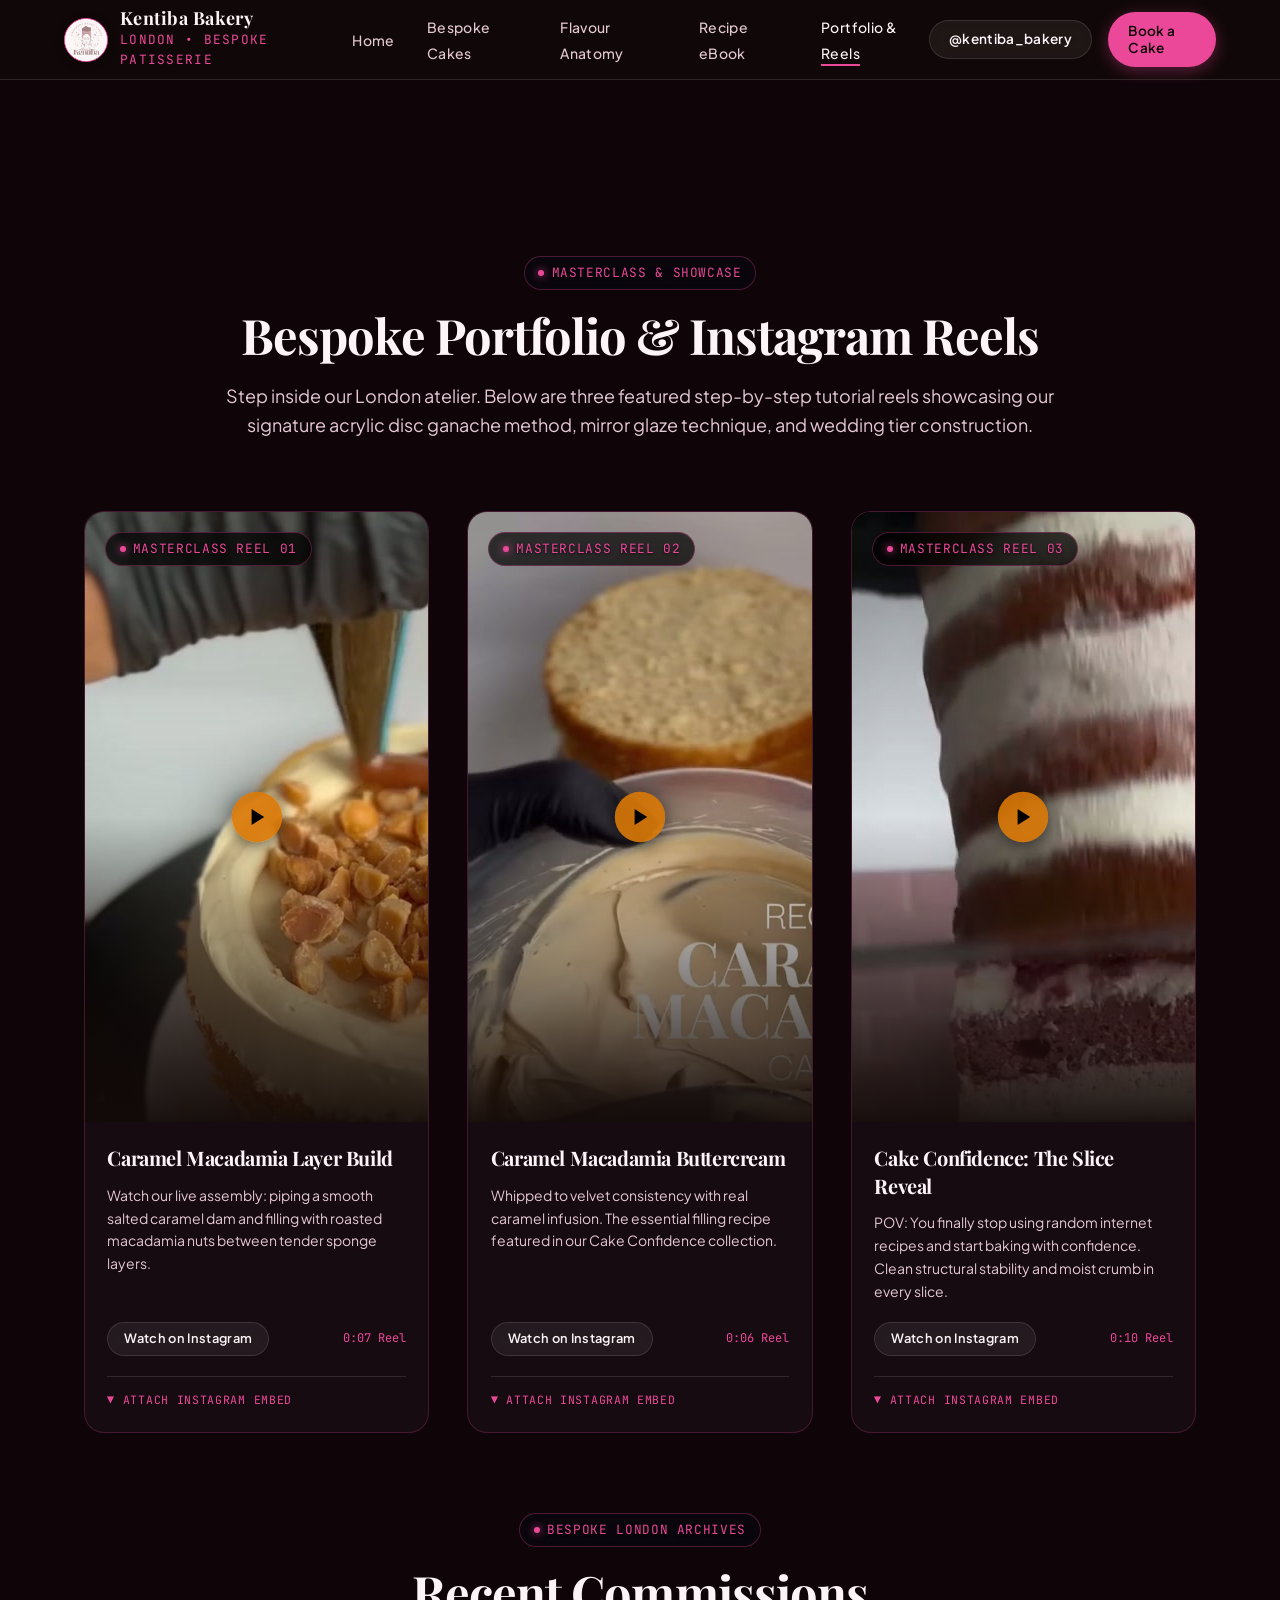
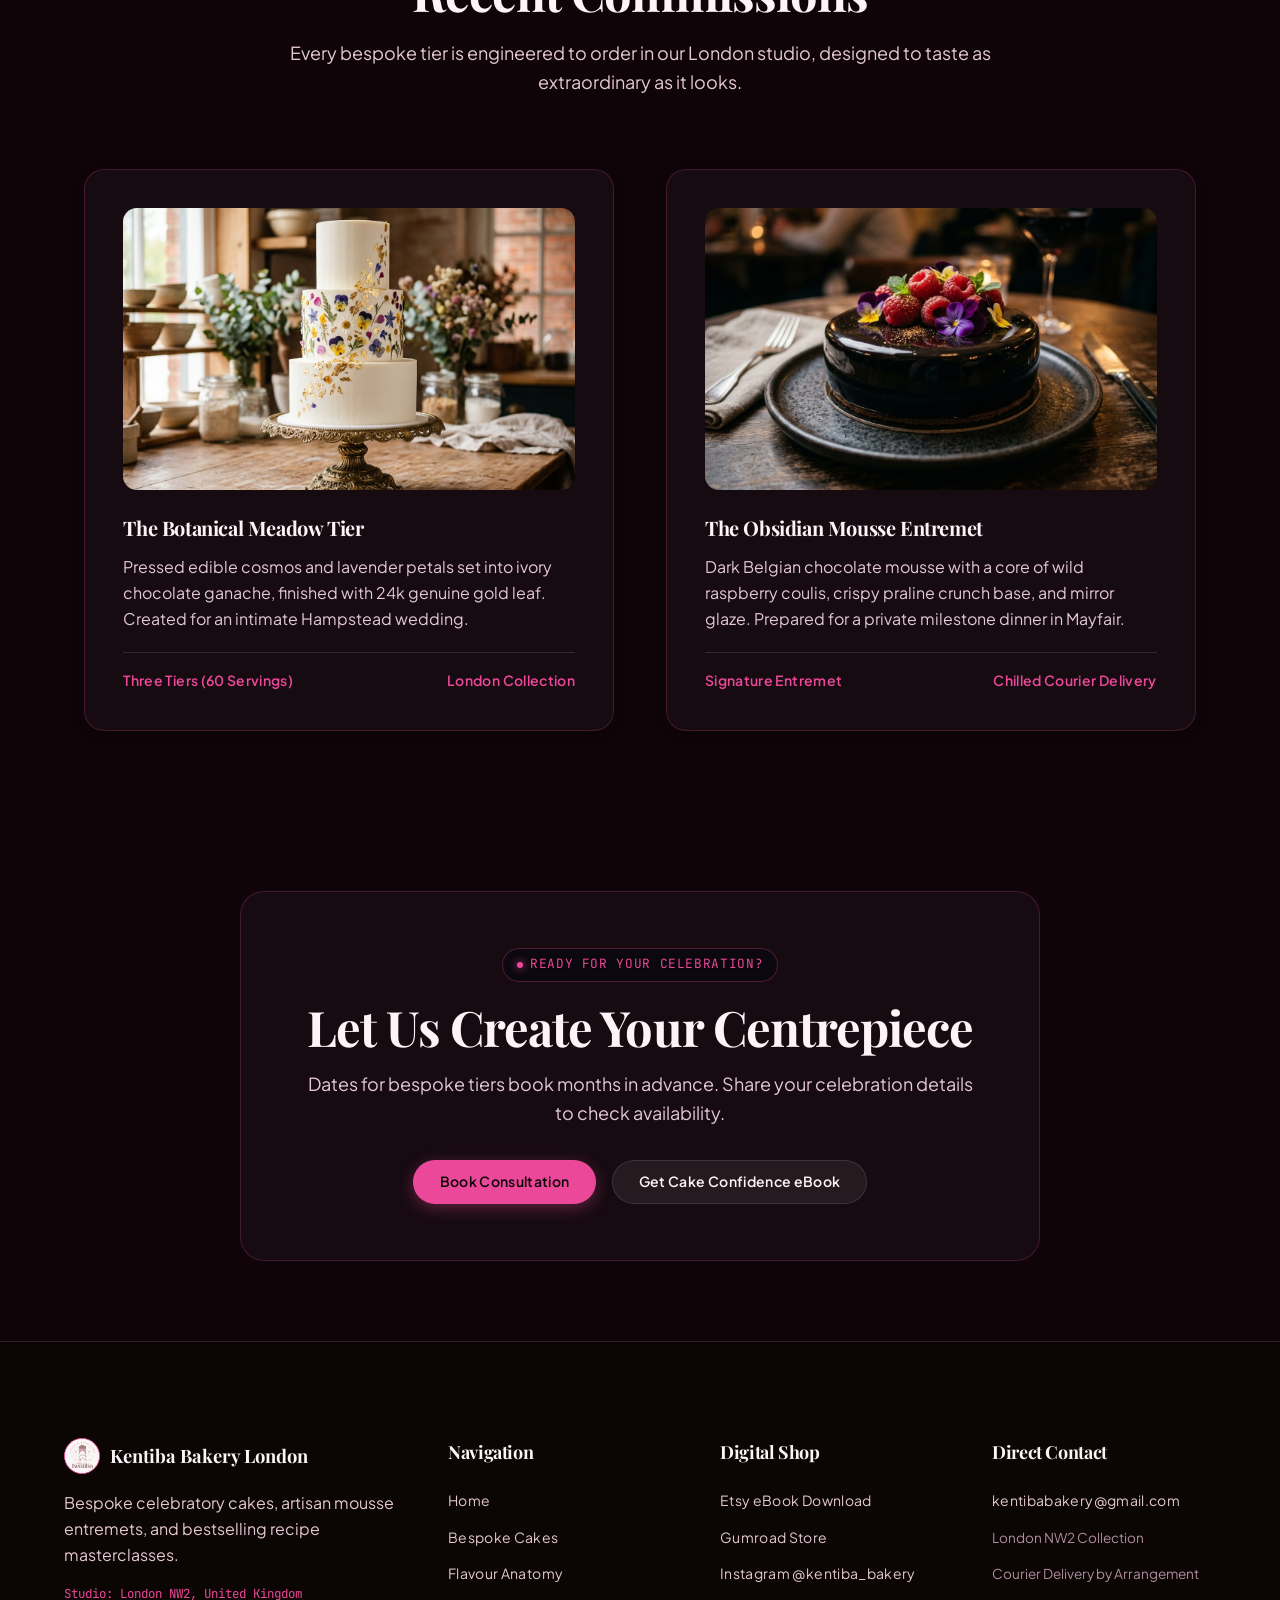
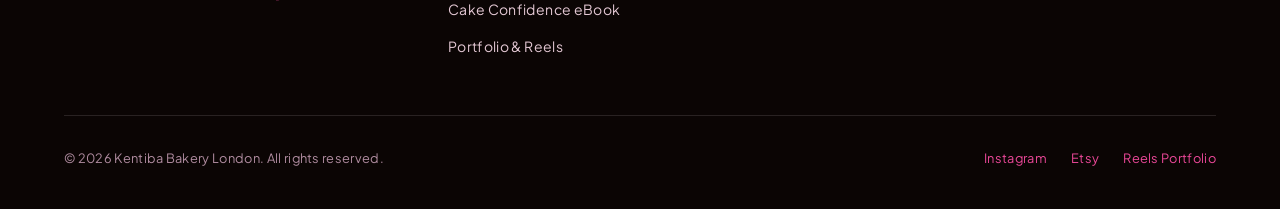
<file: portfolio.html>
<!DOCTYPE html>
<html lang="en">
<head>
  <meta charset="UTF-8">
  <meta name="viewport" content="width=device-width, initial-scale=1.0">
  <title>Bespoke Portfolio & Instagram Reels | Kentiba Bakery London</title>
  <meta name="description" content="Watch step-by-step masterclass reels, cake decorating techniques, and explore couture celebration cakes handcrafted by Kentiba Bakery London.">
  <meta name="theme-color" content="#120A08">

  <!-- Open Graph -->
  <meta property="og:title" content="Bespoke Portfolio & Reels | Kentiba Bakery London">
  <meta property="og:description" content="Explore custom wedding tiers, French mousse entremets, and three featured masterclass reels.">
  <!-- DEPLOY STEP: update og:image and og:url with live production URL -->
  <meta property="og:image" content="assets/hero-poster.jpg">
  <meta property="og:url" content="https://kentibabakery.com/portfolio.html">
  <meta property="og:type" content="website">

  <!-- Google Fonts -->
  <link rel="preconnect" href="https://fonts.googleapis.com">
  <link rel="preconnect" href="https://fonts.gstatic.com" crossorigin>
  <link href="https://fonts.googleapis.com/css2?family=JetBrains+Mono:wght@400;500&family=Playfair+Display:ital,wght@0,500;0,600;0,700;1,600&family=Plus+Jakarta+Sans:wght@400;500;600;700&display=swap" rel="stylesheet">

  <!-- Favicon -->
  <link rel="icon" type="image/png" sizes="64x64" href="assets/favicon.png">
  <link rel="icon" type="image/x-icon" href="assets/favicon.ico">
  <link rel="apple-touch-icon" href="assets/logo.png">

  <!-- Stylesheet -->
  <link rel="stylesheet" href="css/style.css">
</head>
<body>

  <!-- A11y Skip Link -->
  <a href="#portfolio-main" class="skip-link">Skip to portfolio content</a>

  <!-- Ambient Environment Glow -->
  <div class="ambient-layer" aria-hidden="true"></div>

  <!-- Global Header Navigation -->
  <header class="site-nav">
    <a href="index.html" class="nav-brand" aria-label="Kentiba Bakery London Homepage">
      <img src="assets/logo.png" alt="Kentiba Bakery Logo" class="brand-logo-img" width="44" height="44">
      <div class="brand-text">
        <span class="brand-name">Kentiba Bakery</span>
        <span class="brand-location">London • Bespoke Patisserie</span>
      </div>
    </a>

    <nav aria-label="Primary Navigation">
      <ul class="nav-links">
        <li><a href="index.html">Home</a></li>
        <li><a href="index.html#bespoke-cakes">Bespoke Cakes</a></li>
        <li><a href="index.html#flavour-explorer">Flavour Anatomy</a></li>
        <li><a href="index.html#recipe-ebook">Recipe eBook</a></li>
        <li><a href="portfolio.html" class="active">Portfolio & Reels</a></li>
      </ul>
    </nav>

    <div class="nav-actions">
      <a href="https://www.instagram.com/kentiba_bakery/" target="_blank" rel="noopener noreferrer" class="btn btn-secondary" style="padding: 0.65rem 1.2rem; font-size: 0.85rem;">@kentiba_bakery</a>
      <a href="index.html#order-consultation" class="btn btn-primary" style="padding: 0.65rem 1.2rem; font-size: 0.85rem;">Book a Cake</a>
    </div>
  </header>

  <!-- PORTFOLIO HERO INTRO -->
  <main id="portfolio-main" tabindex="-1" style="padding-top: calc(var(--header-height) + 3rem);">
    
    <section class="content-section" style="padding-bottom: 2rem;">
      <div class="section-header" style="max-width: 840px;">
        <div class="chip"><span class="chip-dot"></span> Masterclass & Showcase</div>
        <h1 class="section-title">Bespoke Portfolio & Instagram Reels</h1>
        <p class="section-lede">Step inside our London atelier. Below are three featured step-by-step tutorial reels showcasing our signature acrylic disc ganache method, mirror glaze technique, and wedding tier construction.</p>
      </div>

      <!-- THREE INTERACTIVE VERTICAL REEL CARDS (9:16) -->
      <div class="reels-grid-3">

        <!-- REEL CARD 1 -->
        <article class="reel-card" data-instagram-url="https://www.instagram.com/kentiba_bakery/">
          <div class="reel-player-container">
            <video class="reel-video" poster="assets/reel-poster-1.jpg" preload="metadata" playsinline loop muted>
              <source src="assets/instagram-reel-1.mp4" type="video/mp4">
            </video>
            <div class="reel-overlay">
              <div class="reel-badge chip" style="background: rgba(0,0,0,0.7);"><span class="chip-dot"></span> Masterclass Reel 01</div>
              <button class="reel-play-btn" type="button" aria-label="Play Reel 1">
                <svg width="24" height="24" viewBox="0 0 24 24" fill="currentColor"><polygon points="6 3 20 12 6 21 6 3"></polygon></svg>
              </button>
            </div>
          </div>

          <div class="reel-details">
            <h2 class="reel-title">Caramel Macadamia Layer Build</h2>
            <p class="reel-desc">Watch our live assembly: piping a smooth salted caramel dam and filling with roasted macadamia nuts between tender sponge layers.</p>
            
            <div style="display: flex; justify-content: space-between; align-items: center; margin-top: auto; padding-top: 0.5rem;">
              <a href="https://www.instagram.com/kentiba_bakery/" target="_blank" rel="noopener noreferrer" class="btn btn-secondary" style="padding: 0.5rem 1rem; font-size: 0.8rem;">Watch on Instagram</a>
              <span style="font-family: var(--font-mono); font-size: 0.75rem; color: var(--accent);">0:07 Reel</span>
            </div>

            <!-- Expandable Embed Slot -->
            <div class="reel-embed-slot">
              <button class="embed-toggle-btn" type="button" aria-expanded="false">
                ▼ Attach Instagram Embed
              </button>
              <div class="embed-code-panel">
                <p style="color: var(--text-muted); margin-bottom: 0.5rem;">Paste Instagram Reel embed code or iframe below:</p>
                <textarea class="embed-input form-textarea" style="min-height: 70px; font-size: 0.75rem; font-family: monospace;" placeholder="<blockquote class='instagram-media' ...></blockquote>"></textarea>
                <button class="btn btn-primary btn-apply-embed" type="button" style="margin-top: 0.5rem; padding: 0.4rem 0.9rem; font-size: 0.75rem;">Apply Embed</button>
              </div>
            </div>
          </div>
        </article>

        <!-- REEL CARD 2 -->
        <article class="reel-card" data-instagram-url="https://www.instagram.com/kentiba_bakery/">
          <div class="reel-player-container">
            <video class="reel-video" poster="assets/reel-poster-2.jpg" preload="metadata" playsinline loop muted>
              <source src="assets/instagram-reel-2.mp4" type="video/mp4">
            </video>
            <div class="reel-overlay">
              <div class="reel-badge chip" style="background: rgba(0,0,0,0.7);"><span class="chip-dot"></span> Masterclass Reel 02</div>
              <button class="reel-play-btn" type="button" aria-label="Play Reel 2">
                <svg width="24" height="24" viewBox="0 0 24 24" fill="currentColor"><polygon points="6 3 20 12 6 21 6 3"></polygon></svg>
              </button>
            </div>
          </div>

          <div class="reel-details">
            <h2 class="reel-title">Caramel Macadamia Buttercream</h2>
            <p class="reel-desc">Whipped to velvet consistency with real caramel infusion. The essential filling recipe featured in our Cake Confidence collection.</p>
            
            <div style="display: flex; justify-content: space-between; align-items: center; margin-top: auto; padding-top: 0.5rem;">
              <a href="https://www.instagram.com/kentiba_bakery/" target="_blank" rel="noopener noreferrer" class="btn btn-secondary" style="padding: 0.5rem 1rem; font-size: 0.8rem;">Watch on Instagram</a>
              <span style="font-family: var(--font-mono); font-size: 0.75rem; color: var(--accent);">0:06 Reel</span>
            </div>

            <!-- Expandable Embed Slot -->
            <div class="reel-embed-slot">
              <button class="embed-toggle-btn" type="button" aria-expanded="false">
                ▼ Attach Instagram Embed
              </button>
              <div class="embed-code-panel">
                <p style="color: var(--text-muted); margin-bottom: 0.5rem;">Paste Instagram Reel embed code or iframe below:</p>
                <textarea class="embed-input form-textarea" style="min-height: 70px; font-size: 0.75rem; font-family: monospace;" placeholder="<blockquote class='instagram-media' ...></blockquote>"></textarea>
                <button class="btn btn-primary btn-apply-embed" type="button" style="margin-top: 0.5rem; padding: 0.4rem 0.9rem; font-size: 0.75rem;">Apply Embed</button>
              </div>
            </div>
          </div>
        </article>

        <!-- REEL CARD 3 -->
        <article class="reel-card" data-instagram-url="https://www.instagram.com/kentiba_bakery/">
          <div class="reel-player-container">
            <video class="reel-video" poster="assets/reel-poster-3.jpg" preload="metadata" playsinline loop muted>
              <source src="assets/instagram-reel-3.mp4" type="video/mp4">
            </video>
            <div class="reel-overlay">
              <div class="reel-badge chip" style="background: rgba(0,0,0,0.7);"><span class="chip-dot"></span> Masterclass Reel 03</div>
              <button class="reel-play-btn" type="button" aria-label="Play Reel 3">
                <svg width="24" height="24" viewBox="0 0 24 24" fill="currentColor"><polygon points="6 3 20 12 6 21 6 3"></polygon></svg>
              </button>
            </div>
          </div>

          <div class="reel-details">
            <h2 class="reel-title">Cake Confidence: The Slice Reveal</h2>
            <p class="reel-desc">POV: You finally stop using random internet recipes and start baking with confidence. Clean structural stability and moist crumb in every slice.</p>
            
            <div style="display: flex; justify-content: space-between; align-items: center; margin-top: auto; padding-top: 0.5rem;">
              <a href="https://www.instagram.com/kentiba_bakery/" target="_blank" rel="noopener noreferrer" class="btn btn-secondary" style="padding: 0.5rem 1rem; font-size: 0.8rem;">Watch on Instagram</a>
              <span style="font-family: var(--font-mono); font-size: 0.75rem; color: var(--accent);">0:10 Reel</span>
            </div>

            <!-- Expandable Embed Slot -->
            <div class="reel-embed-slot">
              <button class="embed-toggle-btn" type="button" aria-expanded="false">
                ▼ Attach Instagram Embed
              </button>
              <div class="embed-code-panel">
                <p style="color: var(--text-muted); margin-bottom: 0.5rem;">Paste Instagram Reel embed code or iframe below:</p>
                <textarea class="embed-input form-textarea" style="min-height: 70px; font-size: 0.75rem; font-family: monospace;" placeholder="<blockquote class='instagram-media' ...></blockquote>"></textarea>
                <button class="btn btn-primary btn-apply-embed" type="button" style="margin-top: 0.5rem; padding: 0.4rem 0.9rem; font-size: 0.75rem;">Apply Embed</button>
              </div>
            </div>
          </div>
        </article>

      </div>
    </section>

    <!-- CURATED GALLERY SECTION -->
    <section class="content-section" style="padding-top: 3rem;">
      <div class="section-header">
        <div class="chip"><span class="chip-dot"></span> Bespoke London Archives</div>
        <h2 class="section-title">Recent Commissions</h2>
        <p class="section-lede">Every bespoke tier is engineered to order in our London studio, designed to taste as extraordinary as it looks.</p>
      </div>

      <div class="grid-2">
        <div class="glass-card">
          <div class="card-image-wrap" style="aspect-ratio: 16 / 10;">
            <img src="assets/cake-bespoke.jpg" alt="Botanical wedding cake with gold leaf" loading="lazy" width="800" height="500">
          </div>
          <h3 class="card-title">The Botanical Meadow Tier</h3>
          <p class="card-text">Pressed edible cosmos and lavender petals set into ivory chocolate ganache, finished with 24k genuine gold leaf. Created for an intimate Hampstead wedding.</p>
          <div class="card-meta">
            <span>Three Tiers (60 Servings)</span>
            <span>London Collection</span>
          </div>
        </div>

        <div class="glass-card">
          <div class="card-image-wrap" style="aspect-ratio: 16 / 10;">
            <img src="assets/cake-mousse.jpg" alt="Mirror glaze chocolate entremet" loading="lazy" width="800" height="500">
          </div>
          <h3 class="card-title">The Obsidian Mousse Entremet</h3>
          <p class="card-text">Dark Belgian chocolate mousse with a core of wild raspberry coulis, crispy praline crunch base, and mirror glaze. Prepared for a private milestone dinner in Mayfair.</p>
          <div class="card-meta">
            <span>Signature Entremet</span>
            <span>Chilled Courier Delivery</span>
          </div>
        </div>
      </div>
    </section>

    <!-- CALL TO ACTION BANNER -->
    <section class="content-section" style="padding-top: 2rem; padding-bottom: 5rem;">
      <div class="order-box" style="text-align: center; max-width: 800px; margin: 0 auto;">
        <div class="chip"><span class="chip-dot"></span> Ready For Your Celebration?</div>
        <h2 class="section-title" style="margin-top: 1rem;">Let Us Create Your Centrepiece</h2>
        <p class="section-lede" style="margin-top: 0.8rem; max-width: 58ch; margin-left: auto; margin-right: auto;">Dates for bespoke tiers book months in advance. Share your celebration details to check availability.</p>
        <div style="display: flex; justify-content: center; gap: 1rem; margin-top: 2rem; flex-wrap: wrap;">
          <a href="index.html#order-consultation" class="btn btn-primary">Book Consultation</a>
          <a href="https://kentibabakery.etsy.com" target="_blank" rel="noopener noreferrer" class="btn btn-secondary">Get Cake Confidence eBook</a>
        </div>
      </div>
    </section>

  </main>

  <!-- FOOTER -->
  <footer class="site-footer">
    <div class="footer-inner">
      <div class="footer-brand">
        <div style="display: flex; align-items: center; gap: 0.6rem;">
          <img src="assets/logo.png" alt="Kentiba Bakery Logo" class="footer-logo-img" width="36" height="36">
          <span style="font-family: var(--font-display); font-size: 1.15rem; font-weight: 700;">Kentiba Bakery London</span>
        </div>
        <p class="footer-tagline">Bespoke celebratory cakes, artisan mousse entremets, and bestselling recipe masterclasses.</p>
        <div style="font-family: var(--font-mono); font-size: 0.78rem; color: var(--accent);">Studio: London NW2, United Kingdom</div>
      </div>

      <div class="footer-col">
        <h4>Navigation</h4>
        <ul>
          <li><a href="index.html">Home</a></li>
          <li><a href="index.html#bespoke-cakes">Bespoke Cakes</a></li>
          <li><a href="index.html#flavour-explorer">Flavour Anatomy</a></li>
          <li><a href="index.html#recipe-ebook">Cake Confidence eBook</a></li>
          <li><a href="portfolio.html">Portfolio & Reels</a></li>
        </ul>
      </div>

      <div class="footer-col">
        <h4>Digital Shop</h4>
        <ul>
          <li><a href="https://kentibabakery.etsy.com" target="_blank" rel="noopener noreferrer">Etsy eBook Download</a></li>
          <li><a href="https://kentibabakery.gumroad.com" target="_blank" rel="noopener noreferrer">Gumroad Store</a></li>
          <li><a href="https://www.instagram.com/kentiba_bakery/" target="_blank" rel="noopener noreferrer">Instagram @kentiba_bakery</a></li>
        </ul>
      </div>

      <div class="footer-col">
        <h4>Direct Contact</h4>
        <ul>
          <li><a href="mailto:kentibabakery@gmail.com">kentibabakery@gmail.com</a></li>
          <li><span style="font-size: 0.85rem; color: var(--text-muted);">London NW2 Collection</span></li>
          <li><span style="font-size: 0.85rem; color: var(--text-muted);">Courier Delivery by Arrangement</span></li>
        </ul>
      </div>
    </div>

    <div class="footer-bottom">
      <div>&copy; 2026 Kentiba Bakery London. All rights reserved.</div>
      <div style="display: flex; gap: 1.5rem;">
        <a href="https://www.instagram.com/kentiba_bakery/" target="_blank" rel="noopener noreferrer" style="color: var(--accent); text-decoration: none;">Instagram</a>
        <a href="https://kentibabakery.etsy.com" target="_blank" rel="noopener noreferrer" style="color: var(--accent); text-decoration: none;">Etsy</a>
        <a href="portfolio.html" style="color: var(--accent); text-decoration: none;">Reels Portfolio</a>
      </div>
    </div>
  </footer>

  <!-- Scripts -->
  <script src="js/portfolio.js"></script>
</body>
</html>
</file>
<file: css/style.css>
/* ==========================================================================
   KENTIBA BAKERY LONDON - DESIGN SYSTEM & MOTION ENGINE
   Built with 10K Websites Engineering Standard + UI/UX Pro Max Intelligence
   ========================================================================== */

/* 1. Design Tokens */
:root {
  /* Palette: Haute Pâtisserie Luxury - Pink Edition */
  --canvas: #0F0509;
  --canvas-rgb: 15, 5, 9;
  --panel: #1A0E14;
  --panel-glass: rgba(26, 14, 20, 0.72);
  --panel-border: rgba(236, 72, 153, 0.22);
  --panel-hover: rgba(38, 20, 30, 0.85);

  --accent: #EC4899;
  --accent-rgb: 236, 72, 153;
  --accent-hover: #F472B6;
  --accent-muted: rgba(236, 72, 153, 0.18);
  --accent-glow: rgba(236, 72, 153, 0.35);

  --text-primary: #FDF4F7;
  --text-secondary: #E4C8D4;
  --text-muted: #B08CA0;

  --border: rgba(236, 72, 153, 0.22);
  --border-light: rgba(253, 244, 247, 0.12);

  /* Typography Trio */
  --font-display: 'Playfair Display', Georgia, serif;
  --font-body: 'Plus Jakarta Sans', system-ui, -apple-system, sans-serif;
  --font-mono: 'JetBrains Mono', ui-monospace, monospace;

  /* Type Scale (1.250 Perfect Fourth) */
  --text-xs: 0.8rem;    /* 12.8px */
  --text-sm: 0.875rem;  /* 14px */
  --text-base: 1rem;    /* 16px */
  --text-lg: 1.125rem;  /* 18px */
  --text-xl: 1.25rem;   /* 20px */
  --text-2xl: 1.563rem; /* 25px */
  --text-3xl: 1.953rem; /* 31.25px */
  --text-4xl: 2.441rem; /* 39px */
  --text-5xl: 3.052rem; /* 48.83px */

  /* Line Heights */
  --leading-tight: 1.2;
  --leading-snug: 1.375;
  --leading-normal: 1.5;
  --leading-relaxed: 1.625;
  --leading-loose: 1.75;

  /* Letter Spacing */
  --tracking-tight: -0.02em;
  --tracking-normal: 0;
  --tracking-wide: 0.025em;
  --tracking-wider: 0.05em;
  --tracking-widest: 0.1em;

  /* Text Shadow Token for Live Footage */
  --tshadow: 0 1px 2px rgba(5, 5, 10, 0.95), 0 3px 12px rgba(5, 5, 10, 0.78), 0 10px 44px rgba(5, 5, 10, 0.8);

  /* Easing Curves */
  --ease-out: cubic-bezier(0.16, 1, 0.3, 1);
  --ease-in-out: cubic-bezier(0.65, 0, 0.35, 1);
  --ease-spring: cubic-bezier(0.34, 1.56, 0.64, 1);

  /* Elevation */
  --shadow-sm: 0 4px 12px rgba(0, 0, 0, 0.35);
  --shadow-md: 0 12px 32px rgba(0, 0, 0, 0.45);
  --shadow-lg: 0 24px 64px rgba(0, 0, 0, 0.6);
  --shadow-gold: 0 12px 36px rgba(236, 72, 153, 0.25);

  /* Sizing & Layout */
  --container-max: 1240px;
  --header-height: 80px;
}

/* 2. Reset & Baseline */
*,
*::before,
*::after {
  box-sizing: border-box;
  margin: 0;
  padding: 0;
}

html {
  overflow-x: hidden;
  overflow-x: clip;
  scroll-behavior: smooth;
  background-color: var(--canvas);
  color: var(--text-primary);
  font-family: var(--font-body);
  -webkit-font-smoothing: antialiased;
  -moz-osx-font-smoothing: grayscale;
}

body {
  overflow-x: hidden;
  overflow-x: clip;
  min-height: 100vh;
  background-color: var(--canvas);
  color: var(--text-primary);
  font-size: var(--text-base);
  line-height: var(--leading-relaxed);
  position: relative;
  letter-spacing: var(--tracking-normal);
}

/* Tab Pause Guard */
body.paused *,
body.paused *::before,
body.paused *::after {
  animation-play-state: paused !important;
}

/* Skip Link for A11y */
.skip-link {
  position: fixed;
  top: 1rem;
  left: 1rem;
  z-index: 9999;
  padding: 0.75rem 1.25rem;
  background: var(--accent);
  color: #000;
  font-weight: 700;
  border-radius: 6px;
  transform: translateY(-200%);
  transition: transform 0.2s var(--ease-out);
  text-decoration: none;
}

.skip-link:focus {
  transform: translateY(0);
  outline: 2px solid #fff;
}

/* 3. Ambient Environment Layer */
.ambient-layer {
  position: fixed;
  inset: 0;
  pointer-events: none;
  z-index: 1;
  background: radial-gradient(circle at 50% 20%, rgba(236, 72, 153, 0.08) 0%, transparent 60%),
    radial-gradient(circle at 80% 80%, rgba(219, 39, 119, 0.05) 0%, transparent 50%);
  opacity: 0.8;
  animation: ambientDrift 60s ease-in-out infinite alternate;
}

@keyframes ambientDrift {
  0% {
    transform: scale(1) translate(0, 0);
  }

  50% {
    transform: scale(1.05) translate(-1%, 2%);
  }

  100% {
    transform: scale(1) translate(1%, -1%);
  }
}

/* 4. Global Navigation */
.site-nav {
  position: fixed;
  top: 0;
  left: 0;
  right: 0;
  height: var(--header-height);
  z-index: 100;
  display: flex;
  align-items: center;
  justify-content: space-between;
  padding: 0 clamp(1.5rem, 5vw, 4rem);
  background: rgba(18, 10, 8, 0.75);
  backdrop-filter: blur(16px);
  -webkit-backdrop-filter: blur(16px);
  border-bottom: 1px solid var(--border-light);
  transition: background 0.3s ease, border-color 0.3s ease;
}

.nav-brand {
  display: flex;
  align-items: center;
  gap: 0.75rem;
  text-decoration: none;
  color: var(--text-primary);
}

.brand-monogram {
  width: 38px;
  height: 38px;
  border-radius: 50%;
  border: 1px solid var(--accent);
  background: rgba(236, 72, 153, 0.12);
  display: flex;
  align-items: center;
  justify-content: center;
  font-family: var(--font-display);
  font-size: 1.1rem;
  color: var(--accent);
  font-weight: 700;
  transition: transform 0.3s var(--ease-spring), box-shadow 0.3s ease;
}

.brand-logo-img {
  width: 44px;
  height: 44px;
  border-radius: 50%;
  object-fit: cover;
  border: 1.5px solid var(--accent);
  background: #fff;
  box-shadow: 0 2px 10px rgba(0, 0, 0, 0.25);
  transition: transform 0.35s var(--ease-spring), box-shadow 0.35s ease, border-color 0.35s ease;
  display: block;
}

.footer-logo-img {
  width: 36px;
  height: 36px;
  border-radius: 50%;
  object-fit: cover;
  border: 1.5px solid var(--accent);
  background: #fff;
  display: block;
}

.nav-brand:hover .brand-monogram,
.nav-brand:hover .brand-logo-img {
  transform: rotate(6deg) scale(1.08);
  box-shadow: 0 0 16px rgba(236, 72, 153, 0.45);
  border-color: #F472B6;
}

.brand-text {
  display: flex;
  flex-direction: column;
}

.brand-name {
  font-family: var(--font-display);
  font-size: var(--text-lg);
  font-weight: 700;
  letter-spacing: var(--tracking-wide);
  color: var(--text-primary);
  line-height: var(--leading-tight);
}

.brand-location {
  font-family: var(--font-mono);
  font-size: var(--text-xs);
  text-transform: uppercase;
  letter-spacing: var(--tracking-widest);
  color: var(--accent);
}

.nav-links {
  display: flex;
  align-items: center;
  gap: 2rem;
  list-style: none;
}

.nav-links a {
  text-decoration: none;
  color: var(--text-secondary);
  font-size: var(--text-sm);
  font-weight: 500;
  letter-spacing: var(--tracking-wide);
  transition: color 0.2s ease;
  position: relative;
  padding: 0.25rem 0;
}

.nav-links a::after {
  content: '';
  position: absolute;
  bottom: 0;
  left: 0;
  width: 0;
  height: 1.5px;
  background: var(--accent);
  transition: width 0.25s var(--ease-out);
}

.nav-links a:hover,
.nav-links a.active {
  color: var(--text-primary);
}

.nav-links a:hover::after,
.nav-links a.active::after {
  width: 100%;
}

.nav-actions {
  display: flex;
  align-items: center;
  gap: 1rem;
}

/* 5. Reusable UI Components & Buttons */
.btn {
  display: inline-flex;
  align-items: center;
  justify-content: center;
  gap: 0.6rem;
  padding: 0.8rem 1.6rem;
  border-radius: 9999px;
  font-size: var(--text-sm);
  font-weight: 600;
  letter-spacing: var(--tracking-wide);
  text-decoration: none;
  cursor: pointer;
  border: 1px solid transparent;
  transition: all 0.25s var(--ease-out);
  text-shadow: none !important;
  line-height: var(--leading-tight);
  position: relative;
}

.btn-primary {
  background: var(--accent);
  color: #0E0507;
  box-shadow: 0 4px 16px rgba(236, 72, 153, 0.35);
}

.btn-primary:hover {
  background: var(--accent-hover);
  transform: translateY(-2px);
  box-shadow: 0 6px 24px rgba(236, 72, 153, 0.45);
}

.btn-secondary {
  background: rgba(253, 251, 247, 0.06);
  color: var(--text-primary);
  border-color: var(--border-light);
  backdrop-filter: blur(8px);
}

.btn-secondary:hover {
  background: rgba(253, 251, 247, 0.12);
  border-color: var(--accent);
  color: #fff;
  transform: translateY(-2px);
}

.btn:focus-visible {
  outline: 2px solid var(--accent);
  outline-offset: 3px;
}

.chip {
  display: inline-flex;
  align-items: center;
  gap: 0.45rem;
  padding: 0.35rem 0.85rem;
  background: rgba(8, 8, 15, 0.6);
  border: 1px solid rgba(236, 72, 153, 0.3);
  border-radius: 999px;
  backdrop-filter: blur(12px);
  font-family: var(--font-mono);
  font-size: var(--text-xs);
  letter-spacing: var(--tracking-wider);
  text-transform: uppercase;
  color: var(--accent);
  text-shadow: 0 1px 3px rgba(0, 0, 0, 0.85);
}

.chip-dot {
  width: 6px;
  height: 6px;
  border-radius: 50%;
  background: var(--accent);
  box-shadow: 0 0 8px var(--accent);
}

/* ==========================================================================
   6. 10K SCRUB HERO PIPELINE
   ========================================================================== */
.hero-scroll-container {
  position: relative;
  height: 400vh;
  /* Paced in scroll distance */
  z-index: 10;
}

.hero-sticky-stage {
  position: sticky;
  top: 0;
  left: 0;
  width: 100vw;
  height: 100vh;
  overflow: hidden;
  display: flex;
  align-items: center;
  justify-content: center;
}

/* Decorative Video Layer - Out of A11y Tree */
.hero-media-layer {
  position: absolute;
  inset: 0;
  width: 100%;
  height: 100%;
  pointer-events: none;
}

.poster-fallback {
  position: absolute;
  inset: 0;
  background-size: cover;
  background-position: center;
  background-repeat: no-repeat;
  transition: opacity 0.6s var(--ease-out);
}

#hero-video {
  position: absolute;
  inset: 0;
  width: 100%;
  height: 100%;
  object-fit: cover;
  opacity: 0;
  transform: translateZ(0);
  will-change: transform;
  transition: opacity 0.8s var(--ease-out);
}

.hero-sticky-stage.video-ready #hero-video {
  opacity: 1;
}

.hero-sticky-stage.video-failed #hero-video {
  display: none;
}

/* 4-Layer Legibility Scrim System */
.scrim-global {
  position: absolute;
  inset: 0;
  pointer-events: none;
  background: radial-gradient(ellipse 120% 90% at 50% 45%, rgba(18, 10, 8, 0) 35%, rgba(18, 10, 8, 0.68) 100%);
  z-index: 2;
}

/* Streaming Progress Ring */
.stream-ring-box {
  position: absolute;
  bottom: 2.5rem;
  right: 2.5rem;
  z-index: 20;
  display: flex;
  align-items: center;
  gap: 0.75rem;
  padding: 0.5rem 0.9rem;
  background: rgba(15, 5, 9, 0.7);
  border: 1px solid var(--border);
  border-radius: 999px;
  backdrop-filter: blur(12px);
  pointer-events: none;
  transition: opacity 0.4s ease;
}

.stream-ring-box.loaded {
  opacity: 0;
  pointer-events: none;
}

.ring-svg {
  width: 24px;
  height: 24px;
  transform: rotate(-90deg);
}

.ring-svg circle {
  transition: stroke-dashoffset 0.15s ease;
}

.ring-label {
  font-family: var(--font-mono);
  font-size: 0.72rem;
  color: var(--text-secondary);
  letter-spacing: 0.05em;
}

/* Scroll Cue Chevron */
.scroll-cue {
  position: absolute;
  bottom: 2.5rem;
  left: 50%;
  transform: translateX(-50%);
  z-index: 20;
  display: flex;
  flex-direction: column;
  align-items: center;
  gap: 0.4rem;
  color: var(--text-secondary);
  font-family: var(--font-mono);
  font-size: 0.75rem;
  letter-spacing: 0.12em;
  text-transform: uppercase;
  pointer-events: none;
  animation: bounceSlow 2.5s ease-in-out infinite;
}

@keyframes bounceSlow {

  0%,
  100% {
    transform: translateX(-50%) translateY(0);
  }

  50% {
    transform: translateX(-50%) translateY(8px);
  }
}

/* Caption Bands Stage */
.hero-captions-stage {
  position: absolute;
  inset: 0;
  z-index: 10;
  pointer-events: none;
  max-width: var(--container-max);
  margin: 0 auto;
  padding: 0 2rem;
  display: flex;
  align-items: center;
  justify-content: center;
}

/* Individual Caption Band */
.band {
  position: absolute;
  width: 100%;
  max-width: 680px;
  opacity: 0;
  pointer-events: none;
  text-shadow: var(--tshadow);
  transition: opacity 0.2s linear;
}

.band.active {
  pointer-events: auto;
}

/* Per-Band Scrim Layer */
.band::before {
  content: "";
  position: absolute;
  inset: -20%;
  pointer-events: none;
  z-index: -1;
  opacity: calc(0.3 + 0.7 * var(--k, 1));
  background: radial-gradient(ellipse 76% 64% at 50% 50%, rgba(15, 5, 9, 0.78) 0%, rgba(15, 5, 9, 0.45) 48%, rgba(15, 5, 9, 0) 78%);
}

.band-content {
  display: flex;
  flex-direction: column;
  gap: 1.25rem;
}

.band-left {
  left: 4rem;
  text-align: left;
}

.band-right {
  right: 4rem;
  text-align: right;
  align-items: flex-end;
}

.band-center {
  text-align: center;
  align-items: center;
}

.band-title {
  font-family: var(--font-display);
  font-size: clamp(2.4rem, 5vw, 4.2rem);
  font-weight: 700;
  line-height: var(--leading-tight);
  letter-spacing: var(--tracking-tight);
  color: #FFFFFF;
}

.band-subtitle {
  font-size: clamp(var(--text-lg), 2vw, var(--text-xl));
  color: var(--text-secondary);
  max-width: 60ch;
  line-height: var(--leading-relaxed);
  letter-spacing: var(--tracking-normal);
}

.band-cta-row {
  display: flex;
  gap: 1rem;
  margin-top: 0.5rem;
}

/* Word & Character Assembly choreographies */
.w {
  display: inline-block;
  white-space: nowrap;
  transform: translateY(calc((1 - var(--kc, 1)) * 24px));
  opacity: var(--kc, 1);
}

/* ==========================================================================
   7. THE FIVE STATIC-HERO GATES (Identical in CSS & JS)
   ========================================================================== */
@media (max-width: 720px),
(orientation: portrait) and (max-width: 1024px),
(orientation: portrait) and (pointer: coarse),
(orientation: landscape) and (pointer: coarse) and (max-height: 560px),
(prefers-reduced-motion: reduce) {

  .hero-scroll-container {
    height: auto !important;
  }

  .hero-sticky-stage {
    position: relative !important;
    height: 90vh !important;
    min-height: 580px;
  }

  #hero-video {
    display: none !important;
  }

  .poster-fallback {
    opacity: 1 !important;
  }

  .stream-ring-box,
  .scroll-cue {
    display: none !important;
  }

  /* Show composed static hero (Band 4) */
  .band {
    display: none !important;
  }

  .band.static-default {
    display: block !important;
    position: relative !important;
    inset: auto !important;
    opacity: 1 !important;
    pointer-events: auto !important;
    max-width: 90% !important;
    margin: 0 auto;
    text-align: center !important;
    align-items: center !important;
  }

  .band.static-default::before {
    opacity: 0.8 !important;
  }
}

/* ==========================================================================
   8. MAIN CONTENT SECTIONS (Below the Fold)
   ========================================================================== */
main {
  position: relative;
  z-index: 20;
  background-color: var(--canvas);
}

.content-section {
  padding: clamp(5rem, 10vw, 8rem) clamp(1.5rem, 5vw, 4rem);
  max-width: var(--container-max);
  margin: 0 auto;
}

.section-header {
  text-align: center;
  max-width: 720px;
  margin: 0 auto clamp(3rem, 6vw, 4.5rem);
  display: flex;
  flex-direction: column;
  align-items: center;
  gap: 1rem;
}

.section-title {
  font-family: var(--font-display);
  font-size: clamp(var(--text-3xl), 4vw, var(--text-5xl));
  font-weight: 700;
  line-height: var(--leading-tight);
  letter-spacing: var(--tracking-tight);
  color: var(--text-primary);
}

.section-lede {
  font-size: clamp(var(--text-base), 1.5vw, var(--text-lg));
  color: var(--text-secondary);
  line-height: var(--leading-relaxed);
  max-width: 70ch;
  margin-left: auto;
  margin-right: auto;
}

/* Grid Systems */
.grid-2 {
  display: grid;
  grid-template-columns: repeat(2, 1fr);
  gap: clamp(2rem, 4vw, 3.5rem);
  align-items: center;
}

.grid-3 {
  display: grid;
  grid-template-columns: repeat(3, 1fr);
  gap: 2rem;
}

/* Liquid Glass Cards */
.glass-card {
  background: var(--panel-glass);
  border: 1px solid var(--panel-border);
  border-radius: 20px;
  padding: clamp(1.75rem, 3vw, 2.5rem);
  backdrop-filter: blur(20px);
  -webkit-backdrop-filter: blur(20px);
  box-shadow: var(--shadow-sm);
  transition: transform 0.3s var(--ease-out), border-color 0.3s ease, box-shadow 0.3s ease;
  position: relative;
  overflow: hidden;
}

.glass-card:hover {
  transform: translateY(-4px);
  border-color: var(--accent);
  box-shadow: var(--shadow-gold);
}

.card-image-wrap {
  width: 100%;
  border-radius: 14px;
  overflow: hidden;
  margin-bottom: 1.5rem;
  aspect-ratio: 4 / 3;
  position: relative;
  background: #180D0A;
}

.card-image-wrap img {
  width: 100%;
  height: 100%;
  object-fit: cover;
  transition: transform 0.6s var(--ease-out);
}

.glass-card:hover .card-image-wrap img {
  transform: scale(1.05);
}

.card-title {
  font-family: var(--font-display);
  font-size: var(--text-xl);
  font-weight: 700;
  margin-bottom: 0.75rem;
  color: var(--text-primary);
  line-height: var(--leading-snug);
  letter-spacing: var(--tracking-tight);
}

.card-text {
  font-size: var(--text-base);
  color: var(--text-secondary);
  margin-bottom: 1.25rem;
  line-height: var(--leading-relaxed);
}

.card-meta {
  display: flex;
  align-items: center;
  justify-content: space-between;
  padding-top: 1rem;
  border-top: 1px solid var(--border-light);
  font-size: var(--text-sm);
  color: var(--accent);
  font-weight: 600;
  letter-spacing: var(--tracking-wide);
}

/* ==========================================================================
   9. INTERACTIVE SIGNATURE MOMENT:
   "The Layer & Flavour Anatomy Explorer"
   ========================================================================== */
.interactive-anatomy-box {
  background: linear-gradient(145deg, rgba(29, 19, 16, 0.92), rgba(18, 10, 8, 0.96));
  border: 1px solid var(--accent);
  border-radius: 28px;
  padding: clamp(2rem, 5vw, 4rem);
  box-shadow: var(--shadow-lg), 0 0 40px rgba(217, 119, 6, 0.15);
  margin: 3rem 0;
  display: grid;
  grid-template-columns: 1fr 1fr;
  gap: 3rem;
  align-items: center;
}

.anatomy-info {
  display: flex;
  flex-direction: column;
  gap: 1.5rem;
}

.press-hold-btn {
  user-select: none;
  -webkit-user-select: none;
  touch-action: none;
  position: relative;
  overflow: hidden;
  padding: 1.1rem 2.2rem;
  background: rgba(236, 72, 153, 0.12);
  border: 1px solid var(--accent);
  border-radius: 9999px;
  color: var(--text-primary);
  font-weight: 600;
  display: inline-flex;
  align-items: center;
  justify-content: center;
  gap: 0.75rem;
  cursor: pointer;
  transition: transform 0.15s ease;
}

.press-hold-btn:active {
  transform: scale(0.97);
}

.hold-progress-bar {
  position: absolute;
  top: 0;
  left: 0;
  height: 100%;
  width: var(--hold-progress, 0%);
  background: linear-gradient(90deg, var(--accent), var(--accent-hover));
  z-index: 1;
  opacity: 0.85;
  transition: width 0.05s linear;
  pointer-events: none;
}

.press-hold-label {
  position: relative;
  z-index: 2;
  display: flex;
  align-items: center;
  gap: 0.5rem;
}

.cake-layers-stage {
  display: flex;
  flex-direction: column;
  gap: 0.65rem;
  perspective: 1000px;
}

.layer-slice {
  background: var(--panel);
  border: 1px solid var(--border-light);
  border-radius: 12px;
  padding: 1rem 1.4rem;
  display: flex;
  align-items: center;
  justify-content: space-between;
  transform: translateZ(0);
  opacity: 0.45;
  transition: all 0.35s var(--ease-out);
}

.layer-slice.revealed {
  opacity: 1;
  border-color: var(--accent);
  background: rgba(38, 20, 30, 0.95);
  box-shadow: 0 4px 16px rgba(236, 72, 153, 0.2);
  transform: translateY(-2px) scale(1.02);
}

.layer-tag {
  font-family: var(--font-mono);
  font-size: var(--text-xs);
  color: var(--accent);
  text-transform: uppercase;
  letter-spacing: var(--tracking-wider);
}

.layer-name {
  font-family: var(--font-display);
  font-size: var(--text-lg);
  font-weight: 600;
  line-height: var(--leading-snug);
  letter-spacing: var(--tracking-tight);
}

.layer-notes {
  font-size: var(--text-sm);
  color: var(--text-secondary);
  letter-spacing: var(--tracking-wide);
}

/* ==========================================================================
   10. EBOOK & REELS PROOF BANNER
   ========================================================================== */
.ebook-banner {
  background: linear-gradient(135deg, #1C110E 0%, #2A1813 100%);
  border: 1px solid var(--border);
  border-radius: 24px;
  padding: clamp(2.5rem, 5vw, 4rem);
  display: grid;
  grid-template-columns: 1.1fr 0.9fr;
  gap: clamp(2rem, 5vw, 4rem);
  align-items: center;
  position: relative;
  overflow: hidden;
}

.ebook-banner::after {
  content: '';
  position: absolute;
  top: -50%;
  right: -20%;
  width: 600px;
  height: 600px;
  background: radial-gradient(circle, rgba(236, 72, 153, 0.15) 0%, transparent 70%);
  pointer-events: none;
}

.ebook-features {
  list-style: none;
  display: flex;
  flex-direction: column;
  gap: 0.75rem;
  margin: 1.5rem 0 2rem;
}

.ebook-features li {
  display: flex;
  align-items: center;
  gap: 0.75rem;
  font-size: var(--text-base);
  color: var(--text-secondary);
  line-height: var(--leading-relaxed);
}

.feature-icon {
  width: 20px;
  height: 20px;
  color: var(--accent);
  flex-shrink: 0;
}

/* Reviews Grid */
.reviews-grid {
  display: grid;
  grid-template-columns: repeat(auto-fit, minmax(300px, 1fr));
  gap: 1.75rem;
}

.review-card {
  background: var(--panel-glass);
  border: 1px solid var(--border-light);
  border-radius: 16px;
  padding: 1.75rem;
  backdrop-filter: blur(16px);
  display: flex;
  flex-direction: column;
  gap: 1rem;
}

.review-stars {
  display: flex;
  gap: 0.25rem;
  color: #F472B6;
}

.review-text {
  font-style: italic;
  font-size: var(--text-base);
  color: var(--text-secondary);
  line-height: var(--leading-relaxed);
}

.review-author {
  font-size: var(--text-sm);
  font-weight: 600;
  color: var(--text-primary);
  display: flex;
  align-items: center;
  gap: 0.5rem;
  letter-spacing: var(--tracking-wide);
}

.verified-badge {
  font-family: var(--font-mono);
  font-size: var(--text-xs);
  text-transform: uppercase;
  letter-spacing: var(--tracking-wider);
  color: #10B981;
  background: rgba(16, 185, 129, 0.1);
  padding: 0.2rem 0.5rem;
  border-radius: 4px;
}

/* ==========================================================================
   11. ORDER & CONTACT SECTION
   ========================================================================== */
.order-box {
  background: var(--panel-glass);
  border: 1px solid var(--border);
  border-radius: 24px;
  padding: clamp(2rem, 5vw, 3.5rem);
  backdrop-filter: blur(20px);
}

.form-grid {
  display: grid;
  grid-template-columns: 1fr 1fr;
  gap: 1.5rem;
  margin-top: 1.5rem;
}

.form-group-full {
  grid-column: span 2;
}

.form-group label {
  display: block;
  font-size: var(--text-sm);
  font-weight: 600;
  margin-bottom: 0.5rem;
  color: var(--text-primary);
  letter-spacing: var(--tracking-wide);
}

.form-input,
.form-select,
.form-textarea {
  width: 100%;
  padding: 0.85rem 1.1rem;
  background: rgba(18, 10, 8, 0.8);
  border: 1px solid var(--border-light);
  border-radius: 10px;
  color: var(--text-primary);
  font-family: var(--font-body);
  font-size: var(--text-base);
  line-height: var(--leading-normal);
  transition: border-color 0.2s ease, box-shadow 0.2s ease;
}

.form-input:focus,
.form-select:focus,
.form-textarea:focus {
  outline: none;
  border-color: var(--accent);
  box-shadow: 0 0 0 3px rgba(217, 119, 6, 0.2);
}

.form-textarea {
  resize: vertical;
  min-height: 110px;
}

.form-feedback {
  margin-top: 1.25rem;
  padding: 1rem;
  border-radius: 8px;
  font-size: 0.9rem;
  display: none;
}

.form-feedback.success {
  display: block;
  background: rgba(16, 185, 129, 0.15);
  border: 1px solid #10B981;
  color: #34D399;
}

/* ==========================================================================
   12. PORTFOLIO PAGE SPECIFIC STYLES:
   3 INSTAGRAM VERTICAL REEL CARDS
   ========================================================================== */
.reels-grid-3 {
  display: grid;
  grid-template-columns: repeat(3, 1fr);
  gap: clamp(1.5rem, 3vw, 2.5rem);
  margin-top: 2.5rem;
}

.reel-card {
  background: var(--panel-glass);
  border: 1px solid var(--border);
  border-radius: 20px;
  overflow: hidden;
  backdrop-filter: blur(20px);
  display: flex;
  flex-direction: column;
  transition: transform 0.3s var(--ease-out), box-shadow 0.3s ease;
  position: relative;
}

.reel-card:hover {
  transform: translateY(-6px);
  box-shadow: var(--shadow-gold);
  border-color: var(--accent);
}

.reel-player-container {
  width: 100%;
  aspect-ratio: 9 / 16;
  position: relative;
  background: #000;
  overflow: hidden;
}

.reel-poster-img {
  width: 100%;
  height: 100%;
  object-fit: cover;
  transition: transform 0.5s var(--ease-out);
}

.reel-card:hover .reel-poster-img {
  transform: scale(1.04);
}

.reel-overlay {
  position: absolute;
  inset: 0;
  background: linear-gradient(180deg, rgba(0, 0, 0, 0.15) 0%, rgba(0, 0, 0, 0) 50%, rgba(18, 10, 8, 0.95) 100%);
  display: flex;
  flex-direction: column;
  justify-content: space-between;
  padding: 1.25rem;
  pointer-events: none;
}

.reel-badge {
  align-self: flex-start;
}

.reel-play-btn {
  position: absolute;
  top: 50%;
  left: 50%;
  transform: translate(-50%, -50%) scale(0.9);
  width: 56px;
  height: 56px;
  border-radius: 50%;
  background: rgba(217, 119, 6, 0.9);
  color: #000;
  display: flex;
  align-items: center;
  justify-content: center;
  cursor: pointer;
  pointer-events: auto;
  border: none;
  box-shadow: 0 4px 20px rgba(0, 0, 0, 0.6);
  transition: transform 0.25s var(--ease-spring), background-color 0.2s ease;
}

.reel-card:hover .reel-play-btn {
  transform: translate(-50%, -50%) scale(1.08);
  background: #F59E0B;
}

.reel-details {
  padding: 1.4rem;
  display: flex;
  flex-direction: column;
  gap: 0.75rem;
  flex-grow: 1;
}

.reel-title {
  font-family: var(--font-display);
  font-size: var(--text-xl);
  font-weight: 700;
  color: var(--text-primary);
  line-height: var(--leading-snug);
  letter-spacing: var(--tracking-tight);
}

.reel-desc {
  font-size: var(--text-sm);
  color: var(--text-secondary);
  line-height: var(--leading-relaxed);
}

.reel-embed-slot {
  margin-top: 0.5rem;
  padding-top: 0.75rem;
  border-top: 1px solid var(--border-light);
  display: flex;
  flex-direction: column;
  gap: 0.5rem;
}

.embed-toggle-btn {
  background: none;
  border: none;
  color: var(--accent);
  font-family: var(--font-mono);
  font-size: 0.72rem;
  letter-spacing: 0.06em;
  text-transform: uppercase;
  cursor: pointer;
  text-align: left;
  display: inline-flex;
  align-items: center;
  gap: 0.35rem;
  padding: 0.2rem 0;
}

.embed-code-panel {
  display: none;
  background: rgba(10, 5, 4, 0.9);
  padding: 0.75rem;
  border-radius: 8px;
  border: 1px dashed var(--border);
  font-size: 0.75rem;
}

.embed-code-panel.open {
  display: block;
}

/* ==========================================================================
   13. FOOTER
   ========================================================================== */
.site-footer {
  background: #0B0504;
  border-top: 1px solid var(--border-light);
  padding: clamp(4rem, 8vw, 6rem) clamp(1.5rem, 5vw, 4rem) 2.5rem;
  position: relative;
  z-index: 20;
}

.footer-inner {
  max-width: var(--container-max);
  margin: 0 auto;
  display: grid;
  grid-template-columns: 1.5fr repeat(3, 1fr);
  gap: 3rem;
  margin-bottom: 3.5rem;
}

.footer-brand {
  display: flex;
  flex-direction: column;
  gap: 1rem;
}

.footer-tagline {
  font-size: var(--text-base);
  color: var(--text-secondary);
  max-width: 36ch;
  line-height: var(--leading-relaxed);
}

.footer-col h4 {
  font-family: var(--font-display);
  font-size: var(--text-lg);
  color: var(--text-primary);
  margin-bottom: 1.25rem;
  letter-spacing: var(--tracking-tight);
}

.footer-col ul {
  list-style: none;
  display: flex;
  flex-direction: column;
  gap: 0.65rem;
}

.footer-col a {
  text-decoration: none;
  color: var(--text-secondary);
  font-size: var(--text-sm);
  transition: color 0.2s ease;
  letter-spacing: var(--tracking-wide);
}

.footer-col a:hover {
  color: var(--accent);
}

.footer-bottom {
  max-width: var(--container-max);
  margin: 0 auto;
  padding-top: 2rem;
  border-top: 1px solid var(--border-light);
  display: flex;
  align-items: center;
  justify-content: space-between;
  font-size: var(--text-xs);
  color: var(--text-muted);
  letter-spacing: var(--tracking-wide);
}

/* ==========================================================================
   14. RESPONSIVE BREAKPOINTS (375px, 768px, 1024px, 1440px)
   ========================================================================== */
@media (max-width: 1024px) {
  .grid-2 {
    grid-template-columns: 1fr;
  }

  .grid-3 {
    grid-template-columns: repeat(2, 1fr);
  }

  .reels-grid-3 {
    grid-template-columns: repeat(2, 1fr);
  }

  .interactive-anatomy-box {
    grid-template-columns: 1fr;
  }

  .ebook-banner {
    grid-template-columns: 1fr;
  }

  .footer-inner {
    grid-template-columns: repeat(2, 1fr);
  }
}

@media (max-width: 768px) {
  .site-nav {
    padding: 0 1.25rem;
  }

  .nav-links {
    display: none;
    /* Accessible mobile drawer toggle in script.js */
  }

  .grid-3 {
    grid-template-columns: 1fr;
  }

  .reels-grid-3 {
    grid-template-columns: 1fr;
    max-width: 420px;
    margin-left: auto;
    margin-right: auto;
  }

  .form-grid {
    grid-template-columns: 1fr;
  }

  .form-group-full {
    grid-column: span 1;
  }

  .footer-inner {
    grid-template-columns: 1fr;
    gap: 2rem;
  }

  .footer-bottom {
    flex-direction: column;
    gap: 1rem;
    text-align: center;
  }
}

/* Touch targets >= 44px on coarse pointer */
@media (pointer: coarse) {

  .btn,
  .nav-brand,
  .nav-links a,
  .press-hold-btn {
    min-height: 44px;
  }
}
</file>
